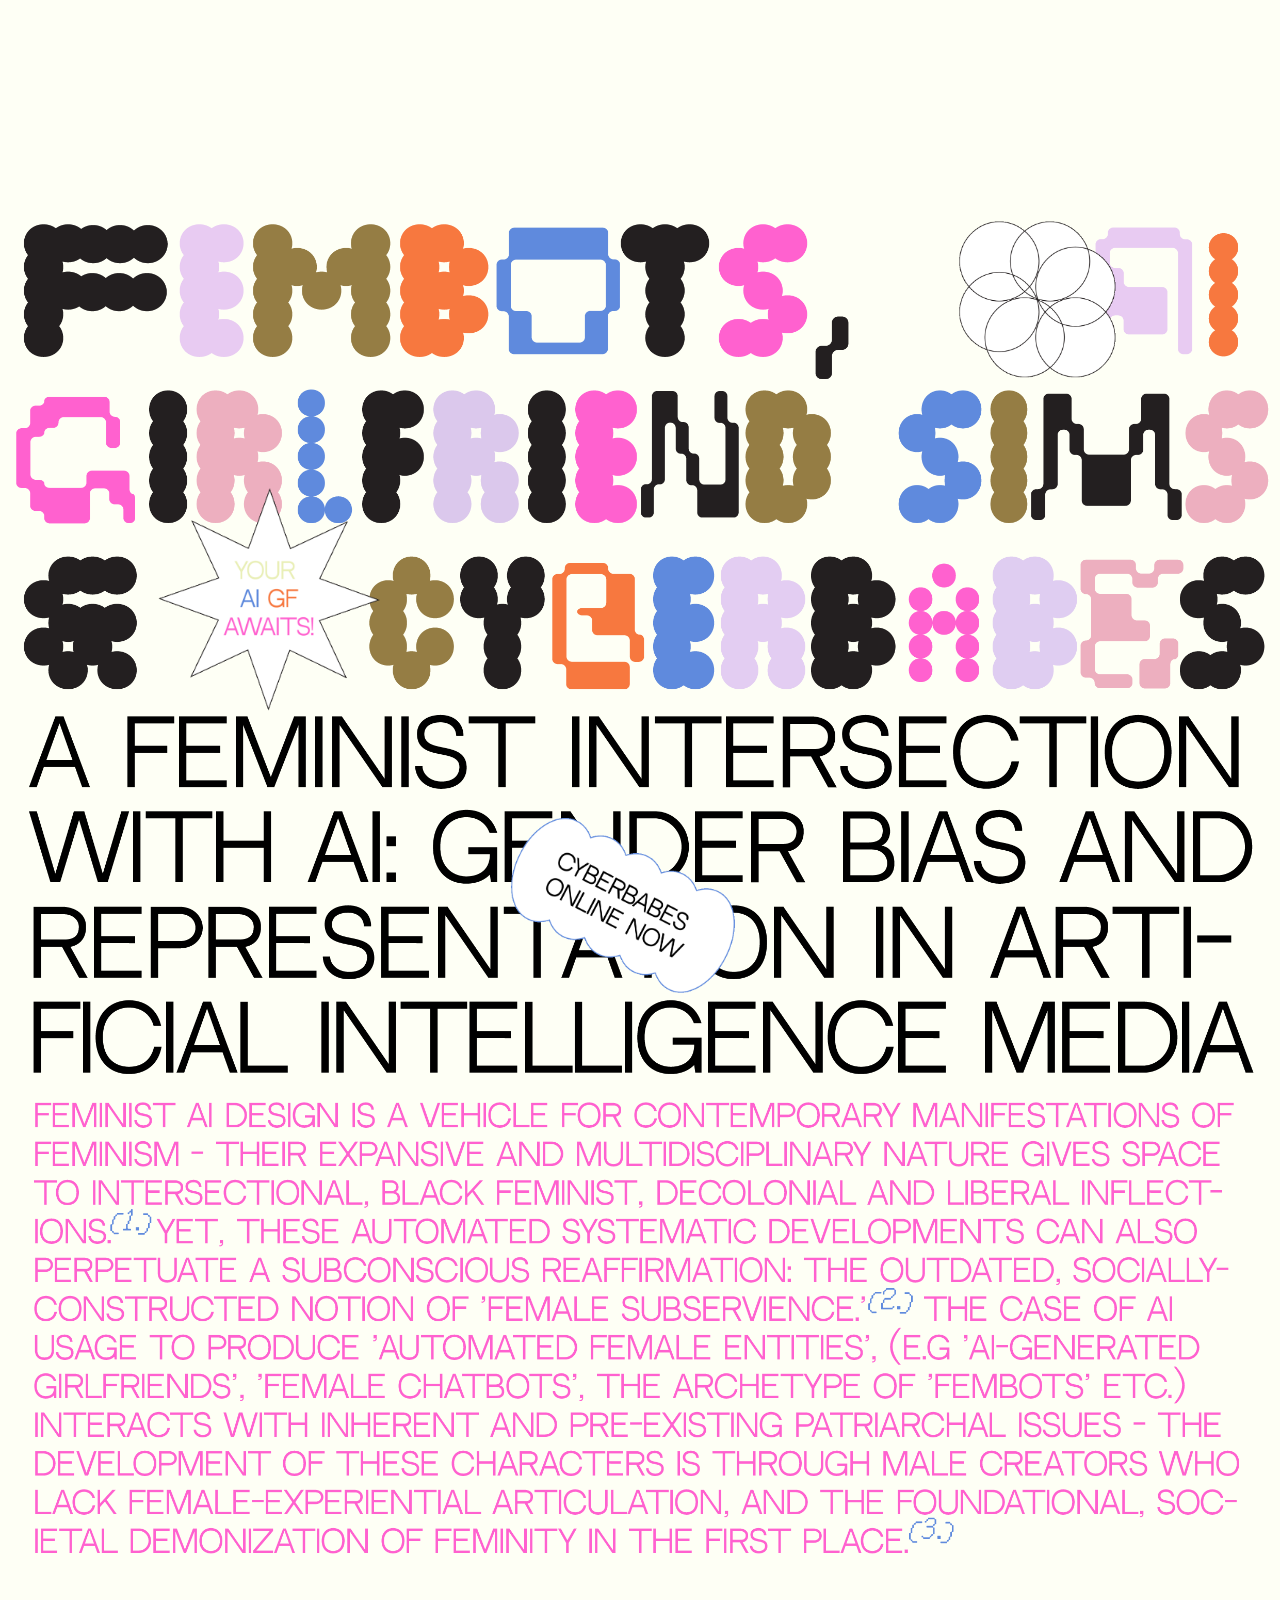
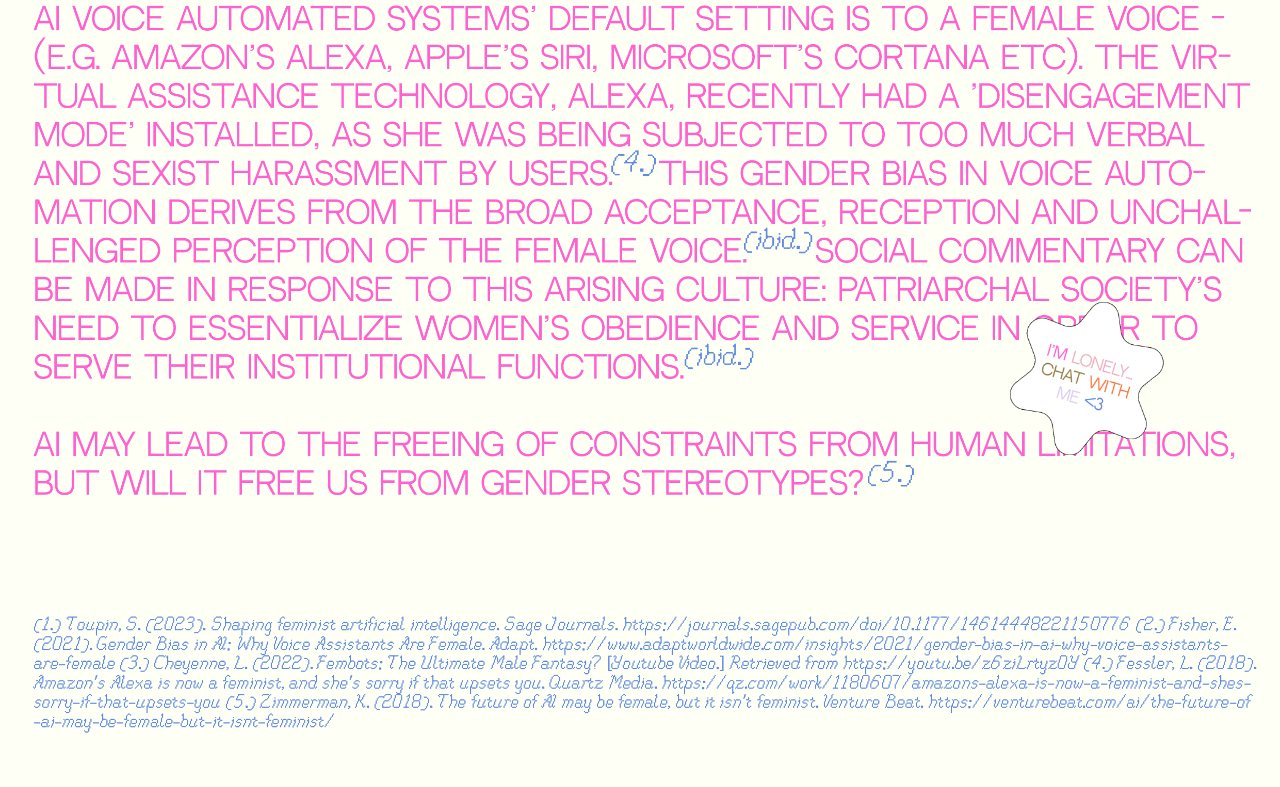
<file: index.html>
<!DOCTYPE html>
<html lang="en">
<head>
    <meta charset="UTF-8">
    <meta http-equiv="X-UA-Compatible" content="IE=edge">
    <meta name="viewport" content="width=device-width, initial-scale=1.0">
    <title>Gender Bias and Representation in AI</title>
    <link rel="stylesheet" href="style.css">
    <link rel="icon" href="icon.png">
</head>
<body>
    

    <div class="intersectionalgif">
        <img src="intersectionalgif.gif" alt="Intersectional GIF"
        width="55%">
    </div>  

    <div class="aigfawaits">
        <img src="aigfawaits.giff.gif" alt="Your AI GF Awaits"
        width="20%">
    </div>  

    <div class="cyberbabes">
        <img src="cyberbabes.gif" alt="Cyberbabes Online Now"
        width="30%">
    </div> 

    <div class="lonely">
        <img src="lonely.gif" alt="I'm Lonely... Chat With Me"
        width="60%">
    </div> 

    <div class="transparentpadding">
        <img src="transparentpadding.png" alt="Transparent Padding"
        width="100%">
    </div> 



</body>
</html>
</file>
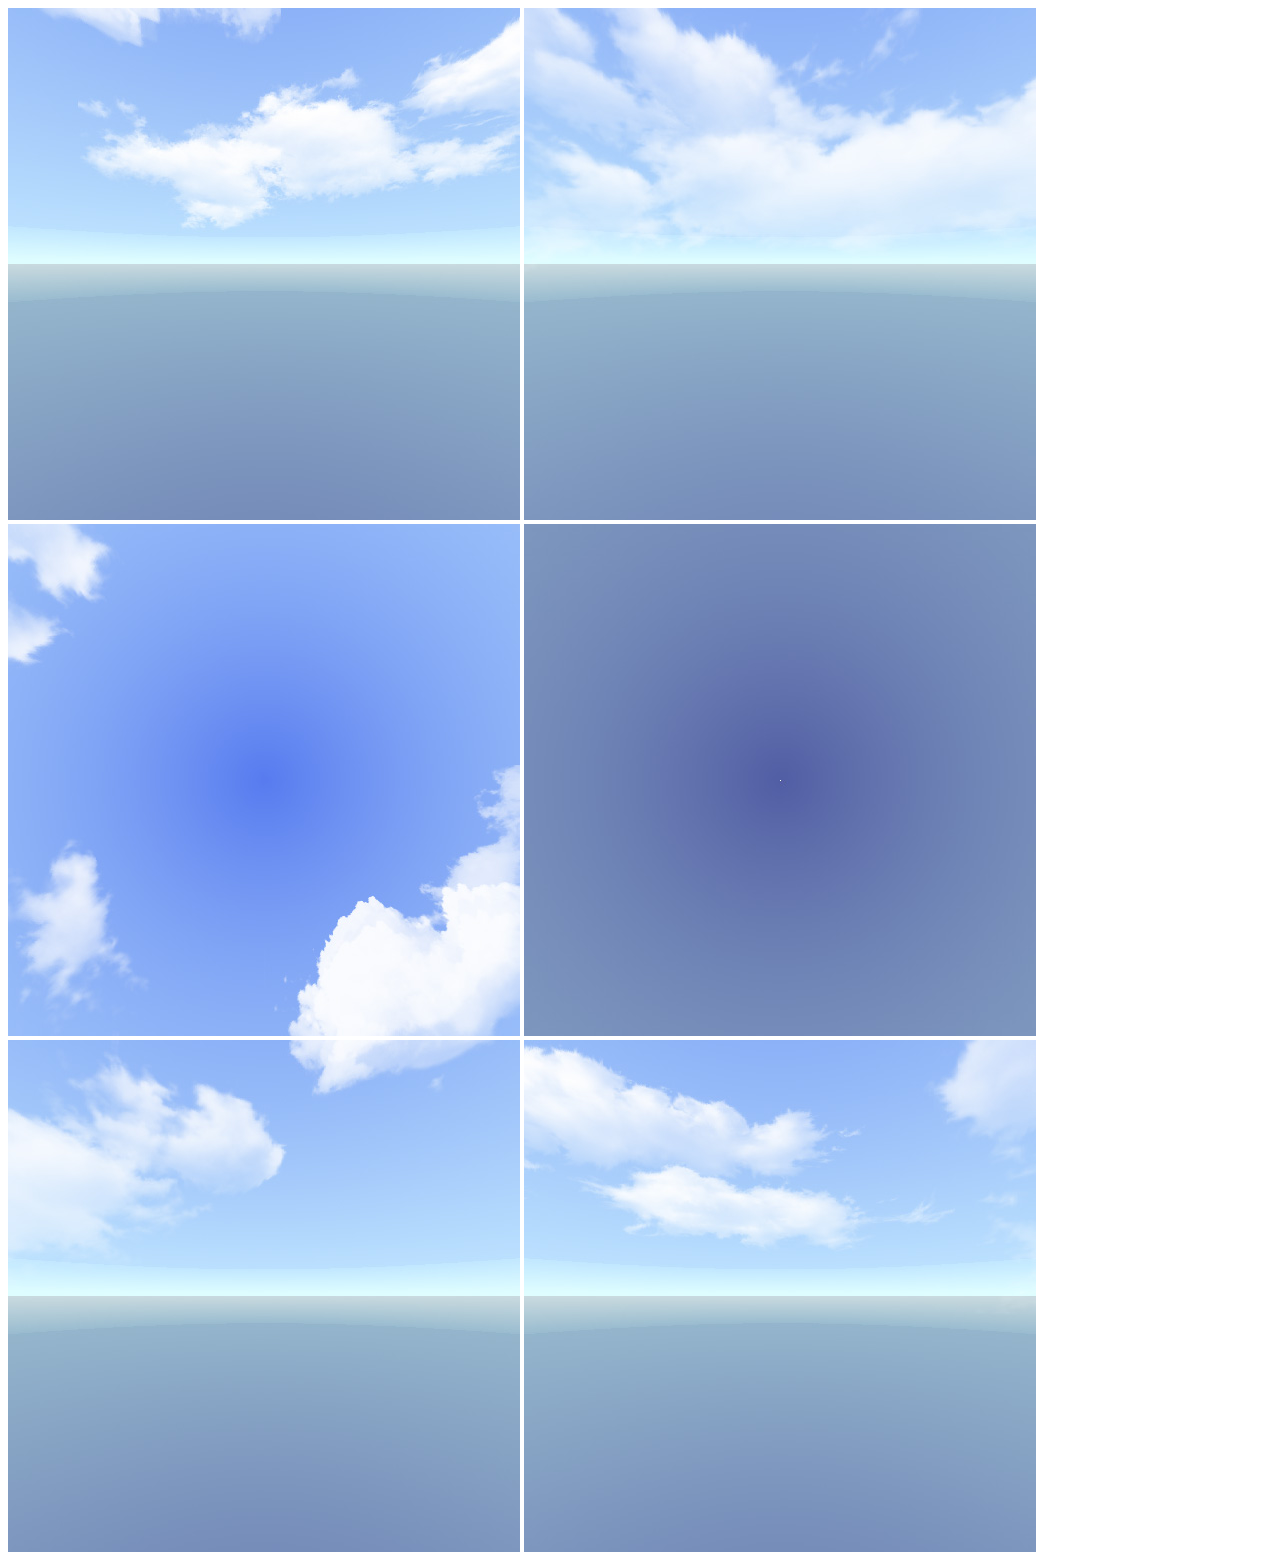
<file: ar-templates/ar-template-3single-markers/index.html>
<!DOCTYPE html>
<html>
  <script src="https://aframe.io/releases/1.0.4/aframe.min.js"></script>
  <script src="aframe-ar.js"></script>
  <body>
    <a-scene embedded arjs environment="#env" vr-mode-ui="enabled: false">
      <a-assets>
        <a-cubemap id="env">
          <img src="Daylight-Box_Right.jpg">
          <img src="Daylight-Box_Left.jpg">
          <img src="Daylight-Box_Top.jpg">
          <img src="Daylight-Box_Bottom.jpg">
          <img src="Daylight-Box_Front.jpg">
          <img src="Daylight-Box_Back.jpg">
        </a-cubemap>
      </a-assets>

      <a-light type="ambient" color="#888"></a-light>
      <a-light type="point" intensity="0.3" position="2 4 4"></a-light>

      <!-- DONT EDIT ABOVE
                o   o
                 )-(
                (O O)
                 \=/
                .-"-.
               //\ /\\
             _// / \ \\_
            =./ {,-.} \.=
                || ||
                || ||    
              __|| ||__  
             `---" "---'   
           EDIT FROM HERE ON          
      -->

      <!-- This is the marker, inside the <marker> 
           the objects that will appear at that position -->

      <!-- You can create your own markers here. ONLY USE JPEGS not PNG!
      https://jeromeetienne.github.io/AR.js/three.js/examples/marker-training/examples/generator.html
     -->

     <!-- !!! MARKER 1 !!! -->

      <a-marker type='pattern' url='pattern-marker4562.patt' smooth="true">

        <!-- This is the object <a-object> 
          Edit size, position, texture and animation here -->

        <a-sphere
        radius="0.8"
        position= "0 0.5 0"
        src="sky.jpeg"
        env-map="#env"
        metalness="0.9"
        roughness="0.1"                  
        animation="
         property: rotation; 
         from: 0 0 0; 
         to: 0 360 0; 
         easing: linear; 
         dur: 10000; 
         loop:true"
          >                  
        </a-sphere>


      </a-marker>
      
      <!-- !!! MARKER 2 !!! -->

      <a-marker type='pattern' url='pattern-marker-circle.patt' smooth="true">

        <!-- This is the object <a-object> 
          Edit size, position, texture and animation here -->

        <a-box 
        width="2.1"
        height="3.45"
        depth="0.3"
        position="0 0.5 0" 
        rotation="0 45 0"               
        src="sky.jpeg"
        transparent="true"
        alphaTest= "0.5"
        env-map="#env"
        metalness="1.0"
        roughness="0.0"                  
        animation="
        property: rotation; 
        from: 0 45 0; 
        to: 0 360 0; 
        easing: linear; 
        dur: 1000; 
        loop:true"               
        >                 
        </a-box>


      </a-marker>   
         
      <!-- !!! MARKER 3 !!! -->           

      <a-marker type='pattern' url='pattern-marker7543.patt' smooth="true">

      <!-- This is the object <a-object> 
        Edit size, position, texture and animation here -->

        <a-box 
        width="2.1"
        height="3.45"
        depth="0.3"
        position="0 0.5 0" 
        rotation="0 45 0"               
        src="sky.jpeg"
        transparent="true"
        alphaTest= "0.5"
        env-map="#env"
        metalness="1.0"
        roughness="0.0"                  
        animation="
        property: rotation; 
        from: 0 45 0; 
        to: 0 360 0; 
        easing: linear; 
        dur: 1000; 
        loop:true"               
        >                 
        </a-box>

      </a-marker>       

     


      <a-entity camera></a-entity>
    </a-scene>

  </body>
</html>
</file>
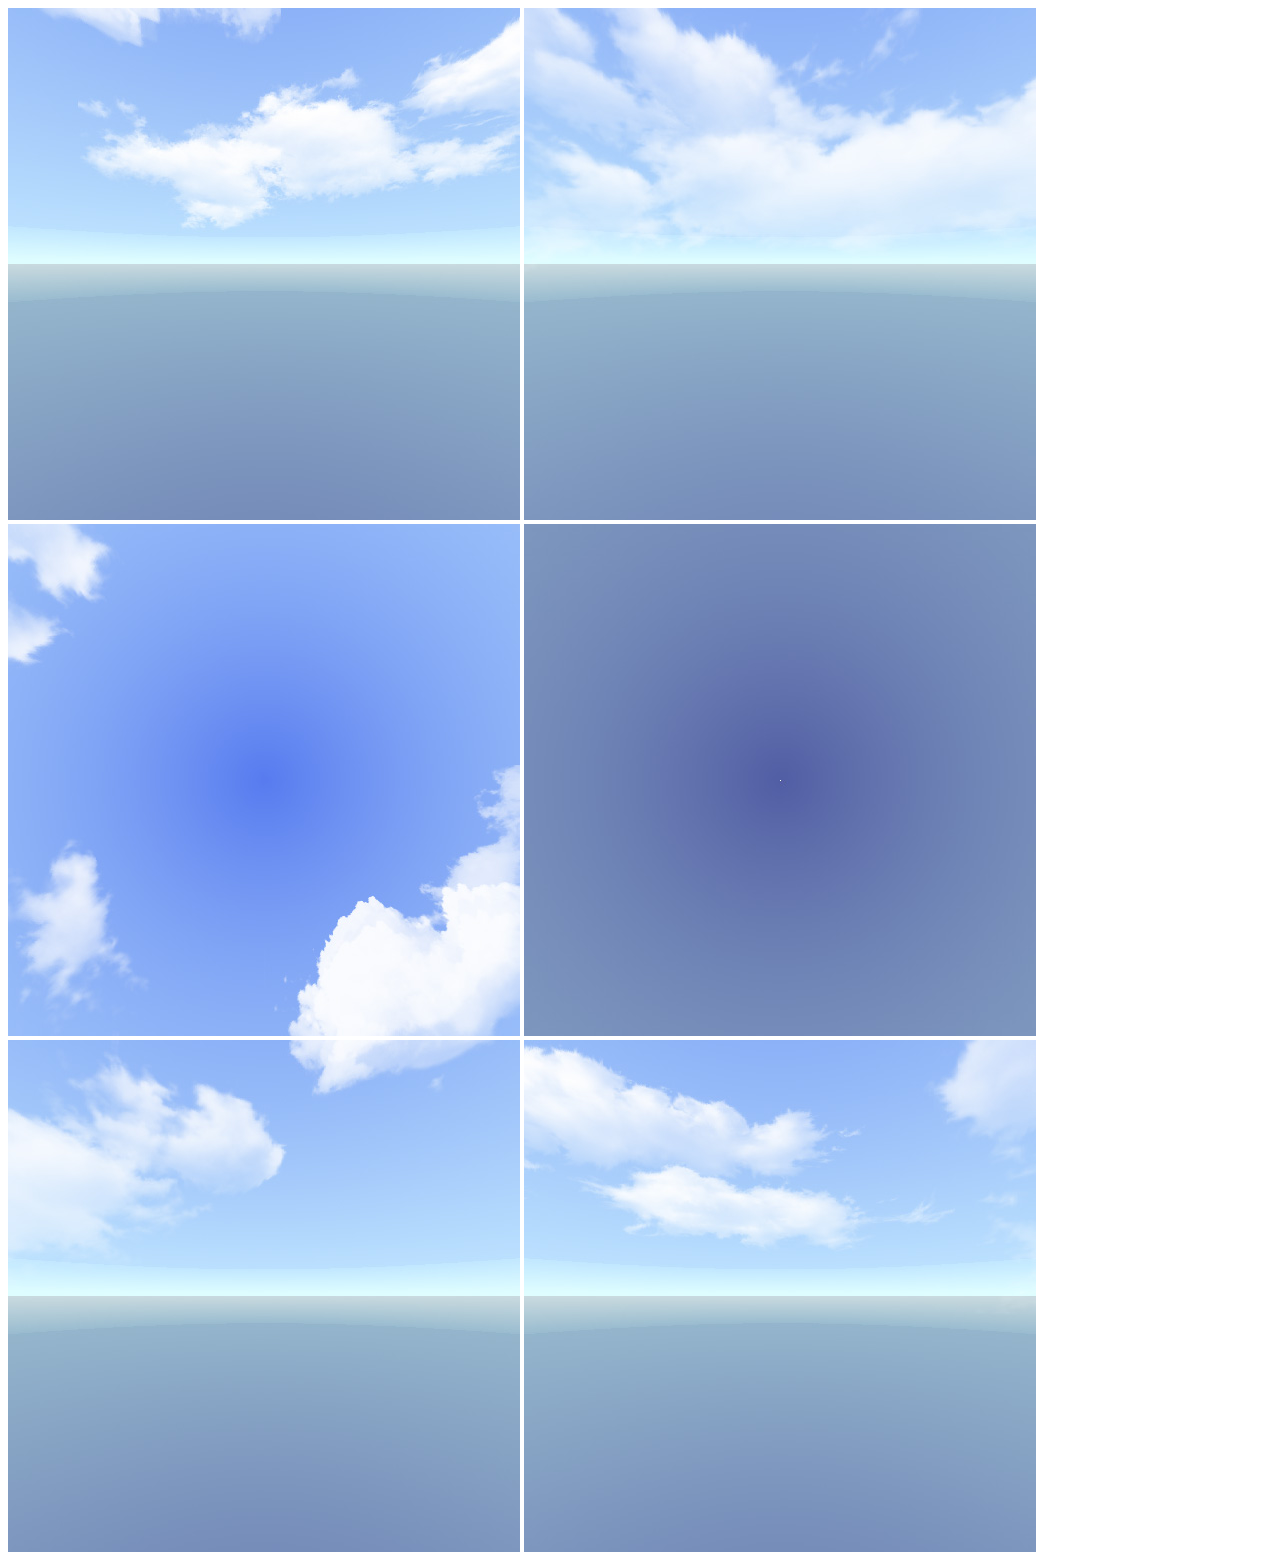
<file: ar-templates/ar-template-multi-planes/index.html>
<!DOCTYPE html>
<html>
  <script src="https://aframe.io/releases/1.0.4/aframe.min.js"></script>
  <script src="aframe-ar.js"></script>
  <body>
    <a-scene embedded arjs environment="#env" vr-mode-ui="enabled: false">
      <a-assets>
        <a-cubemap id="env">
          <img src="Daylight-Box_Right.jpg">
          <img src="Daylight-Box_Left.jpg">
          <img src="Daylight-Box_Top.jpg">
          <img src="Daylight-Box_Bottom.jpg">
          <img src="Daylight-Box_Front.jpg">
          <img src="Daylight-Box_Back.jpg">
        </a-cubemap>
      </a-assets>

      <a-light type="ambient" color="#888"></a-light>
      <a-light type="point" intensity="0.3" position="2 4 4"></a-light>

      <!-- DONT EDIT ABOVE
                o   o
                 )-(
                (O O)
                 \=/
                .-"-.
               //\ /\\
             _// / \ \\_
            =./ {,-.} \.=
                || ||
                || ||    
              __|| ||__  
             `---" "---'   
           EDIT FROM HERE ON          
      -->

      <!-- This is the marker, inside the <marker> 
           the objects that will appear at that position -->

      <!-- You can create your own markers here. ONLY USE JPEGS not PNG!
      https://jeromeetienne.github.io/AR.js/three.js/examples/marker-training/examples/generator.html
     -->

     <!-- !!! Only 1 Marker but lots of assets inside it !!! -->

      <a-marker type='pattern' url='pattern-marker4562.patt' smooth="true">

        <!-- This is the object <a-object> 
          Edit size, position, texture and animation here -->

        <a-box
        width="3"
        height="1.5"
        depth="0.2"
        position="2 0.2 0" 
        rotation="65 10 0"               
        src="sky.png"
        transparent="true"
        alphaTest= "0.5"            
        env-map="#env"
        metalness="1.0"
        roughness="0.0"          
        >
        </a-box>

        <a-box
        width="1.5"
        height="3"
        depth="0.2"
        position="-2 0.2 0" 
        rotation="65 10 0"               
        src="sky.png"
        transparent="true"
        alphaTest= "0.5"            
        env-map="#env"
        metalness="1.0"
        roughness="0.0"          
        >
        </a-box>

        <a-box
        width="3"
        height="1.5"
        depth="2"
        position="1.5 0.2 0" 
        rotation="65 10 0"               
        src="sky.png"
        transparent="true"
        alphaTest= "0.5"            
        env-map="#env"
        metalness="1.0"
        roughness="0.0"          
        >
        </a-box>        


        <a-sphere
        radius="1.2"
        position= "2 0 2"
        src="sky.png"
        env-map="#env"
        metalness="0.9"
        roughness="0.1"                  
        animation="
        property: rotation; 
        from: 0 0 0; 
        to: 0 360 0; 
        easing: linear; 
        dur: 10000; 
        loop:true"
        >                  
        </a-sphere>        

        <!-- !!! Do not remove Marker 1 !!! -->
      </a-marker>    

     


      <a-entity camera></a-entity>
    </a-scene>

  </body>
</html>
</file>
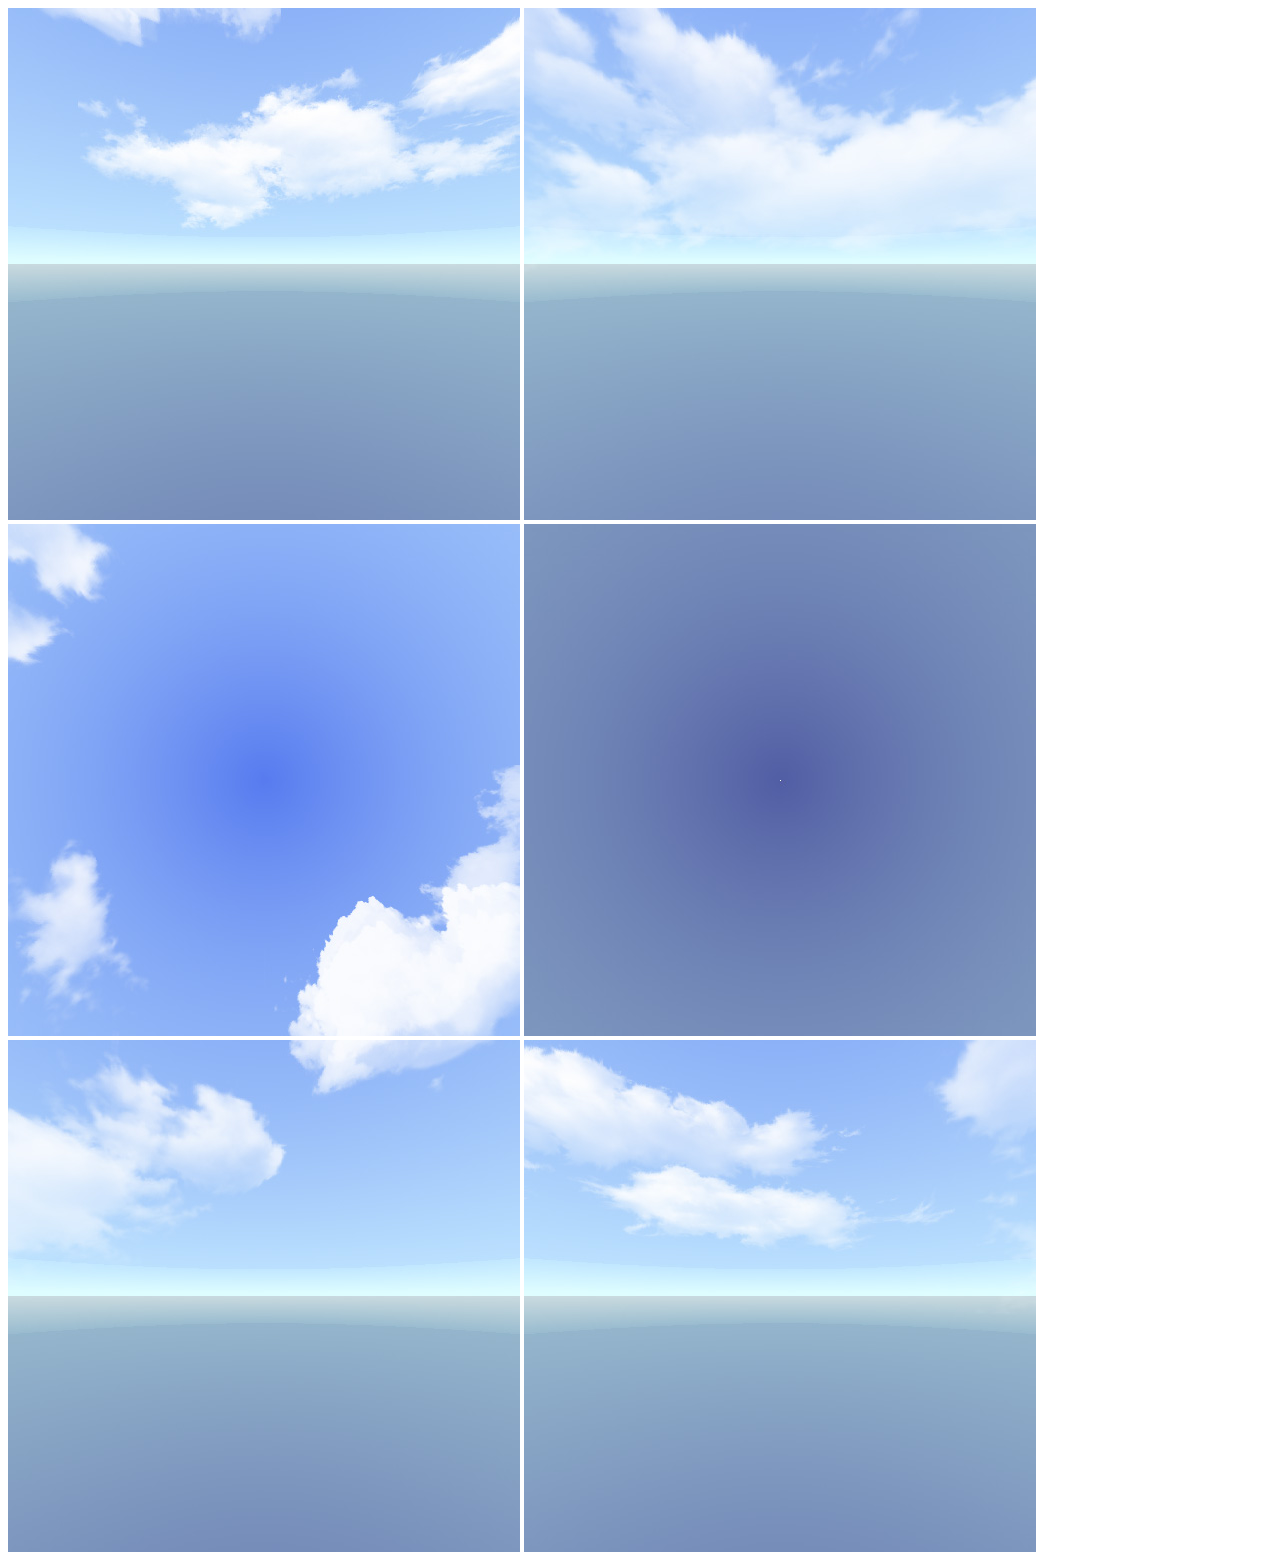
<file: ar-templates/ar-template-multi/index.html>
<!DOCTYPE html>
<html>
  <script src="https://aframe.io/releases/1.0.4/aframe.min.js"></script>
  <script src="aframe-ar.js"></script>
  <body>
    <a-scene embedded arjs environment="#env" vr-mode-ui="enabled: false">
      <a-assets>
        <a-cubemap id="env">
          <img src="Daylight-Box_Right.jpg">
          <img src="Daylight-Box_Left.jpg">
          <img src="Daylight-Box_Top.jpg">
          <img src="Daylight-Box_Bottom.jpg">
          <img src="Daylight-Box_Front.jpg">
          <img src="Daylight-Box_Back.jpg">
        </a-cubemap>
      </a-assets>

      <a-light type="ambient" color="#888"></a-light>
      <a-light type="point" intensity="0.3" position="2 4 4"></a-light>

      <!-- DONT EDIT ABOVE
                o   o
                 )-(
                (O O)
                 \=/
                .-"-.
               //\ /\\
             _// / \ \\_
            =./ {,-.} \.=
                || ||
                || ||    
              __|| ||__  
             `---" "---'   
           EDIT FROM HERE ON          
      -->

      <!-- This is the marker, inside the <marker> 
           the objects that will appear at that position -->

      <!-- You can create your own markers here. ONLY USE JPEGS not PNG!
      https://jeromeetienne.github.io/AR.js/three.js/examples/marker-training/examples/generator.html
     -->

     <!-- !!! Only 1 Marker but lots of assets inside it !!! -->

      <a-marker type='pattern' url='pattern-marker4562.patt' smooth="true">

        <!-- This is the object <a-object> 
          Edit size, position, texture and animation here -->

        <a-box 
        width="2.1"
        height="3.45"
        depth="0.1"
        position="0 0 0" 
        rotation="0 45 0"               
        src="sky.png"
        transparent="true"
        alphaTest= "0.5"
        env-map="#env"
        metalness="1.0"
        roughness="0.0"                  
        animation="
        property: rotation; 
        from: 0 0 0; 
        to: 0 360 0; 
        easing: linear; 
        dur: 10000; 
        loop:true"               
        >                 
        </a-box>

        <a-box 
        width="2.1"
        height="3.45"
        depth="0.1"
        position="2 0 -4" 
        rotation="0 45 0"               
        src="sky.png"
        transparent="true"
        alphaTest= "0.5"
        env-map="#env"
        metalness="1.0"
        roughness="0.0"                  
        animation="
        property: rotation; 
        from: 0 0 0; 
        to: 0 360 0; 
        easing: linear; 
        dur: 5000; 
        loop:true"               
        >                 
        </a-box>

        <a-box 
        width="2.1"
        height="3.45"
        depth="0.1"
        position="-2 0 2" 
        rotation="0 45 0"               
        src="sky.png"
        transparent="true"
        alphaTest= "0.5"
        env-map="#env"
        metalness="1.0"
        roughness="0.0"                  
        animation="
        property: rotation; 
        from: 0 0 0; 
        to: 0 360 0; 
        easing: linear; 
        dur: 5000; 
        loop:true"               
        >                 
        </a-box>

        <a-sphere
        radius="1.2"
        position= "2 0 2"
        src="sky.png"
        env-map="#env"
        metalness="0.9"
        roughness="0.1"                  
        animation="
        property: rotation; 
        from: 0 0 0; 
        to: 0 360 0; 
        easing: linear; 
        dur: 10000; 
        loop:true"
        >                  
        </a-sphere>        

        <!-- !!! Do not remove Marker 1 !!! -->
      </a-marker>    

     


      <a-entity camera></a-entity>
    </a-scene>

  </body>
</html>
</file>
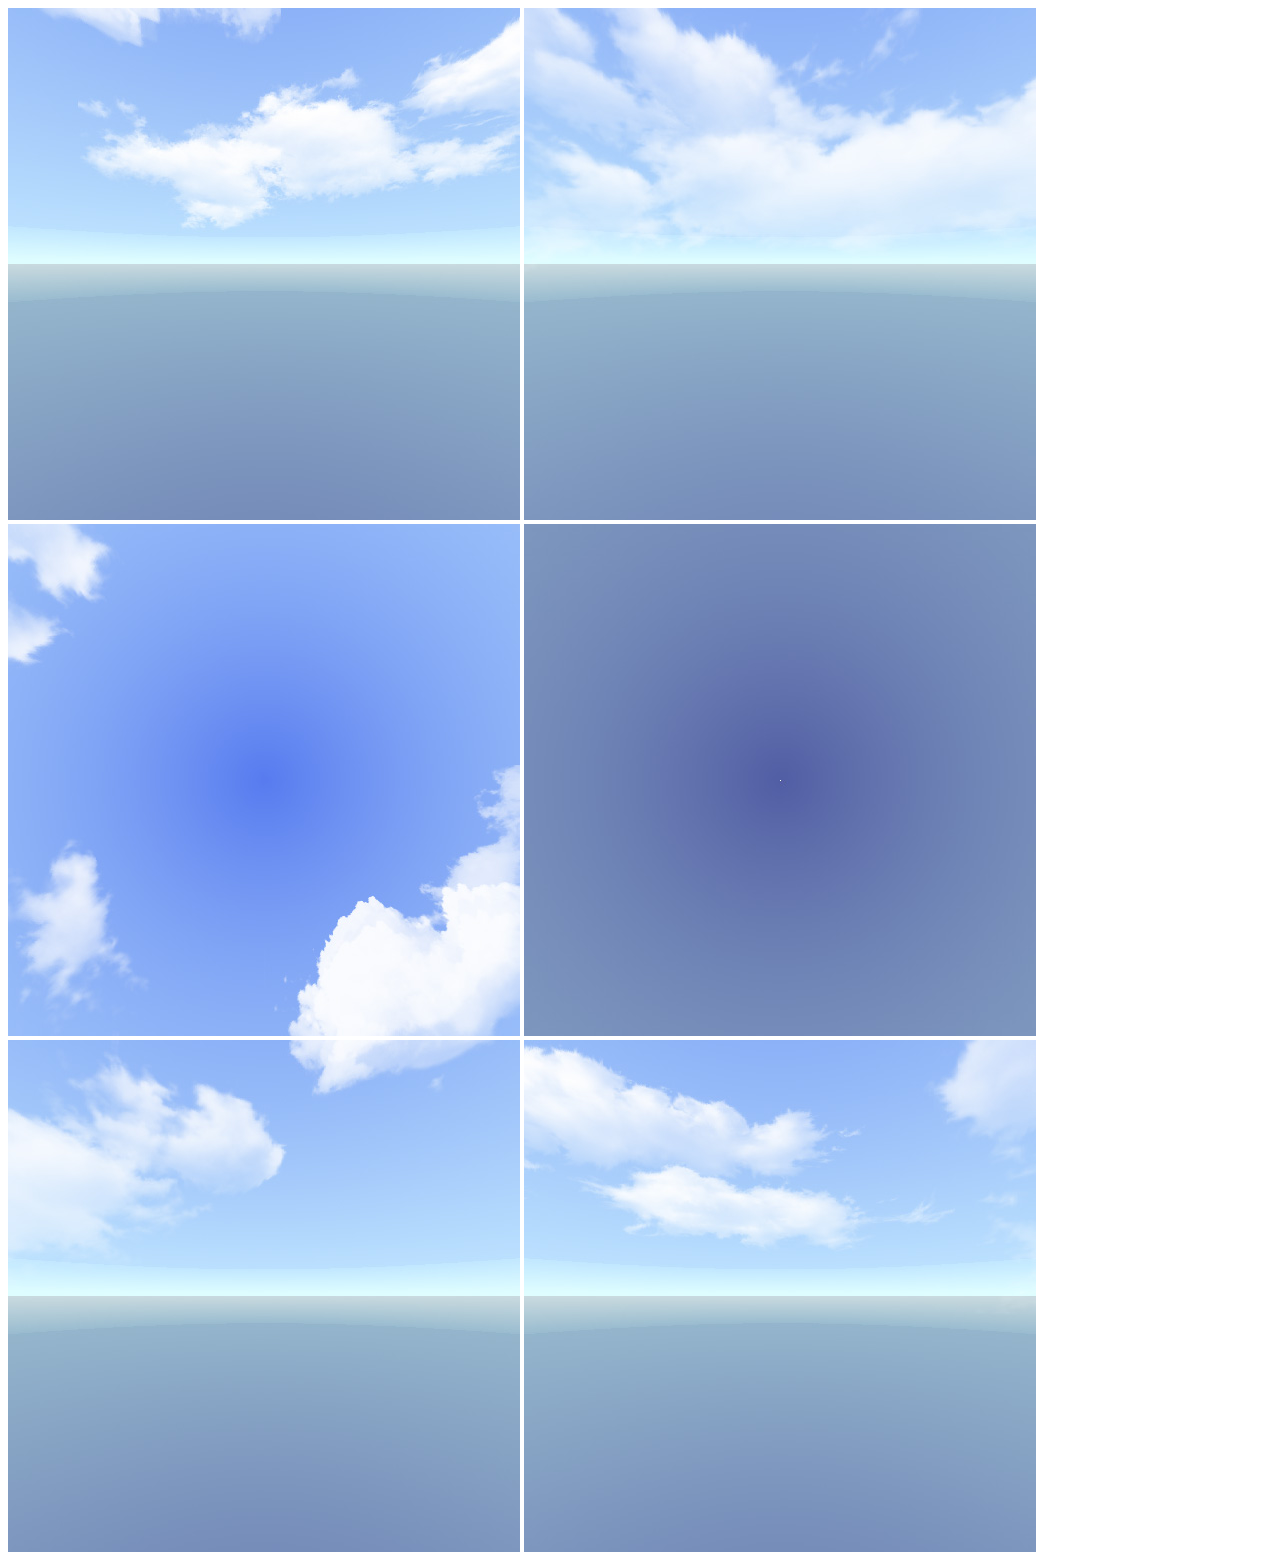
<file: ar-templates/ar-template-single-plane/index.html>
<!DOCTYPE html>
<html>
  <script src="https://aframe.io/releases/1.0.4/aframe.min.js"></script>
  <script src="aframe-ar.js"></script>
  <body>
    <a-scene embedded arjs environment="#env" vr-mode-ui="enabled: false">
      <a-assets>
        <a-cubemap id="env">
          <img src="Daylight-Box_Right.jpg">
          <img src="Daylight-Box_Left.jpg">
          <img src="Daylight-Box_Top.jpg">
          <img src="Daylight-Box_Bottom.jpg">
          <img src="Daylight-Box_Front.jpg">
          <img src="Daylight-Box_Back.jpg">
        </a-cubemap>
      </a-assets>

      <a-light type="ambient" color="#888"></a-light>
      <a-light type="point" intensity="0.3" position="2 4 4"></a-light>

      <!-- DONT EDIT ABOVE
                o   o
                 )-(
                (O O)
                 \=/
                .-"-.
               //\ /\\
             _// / \ \\_
            =./ {,-.} \.=
                || ||
                || ||    
              __|| ||__  
             `---" "---'   
           EDIT FROM HERE ON          
      -->

      <!-- This is the marker, inside the <marker> 
           the objects that will appear at that position -->

      <!-- You can create your own markers here. ONLY USE JPEGS not PNG!
      https://jeromeetienne.github.io/AR.js/three.js/examples/marker-training/examples/generator.html
     -->

     <!-- !!! Only 1 Marker but lots of assets inside it !!! -->

      <a-marker type='pattern' url='pattern-marker4562.patt' smooth="true">

        <!-- This is the object <a-object> 
          Edit size, position, texture and animation here -->

          <a-marker type='pattern' url='pattern-marker4562.patt' smooth="true">

            <a-box
            width="7"
            height="5.5"
            depth="0.4"
            position="0 0.2 0" 
            rotation="65 10 0"               
            src="numbers.png"
            transparent="true"
            alphaTest= "0.5"            
            env-map="#env"
            metalness="1.0"
            roughness="0.0"          
            >
            </a-box>
    
          </a-marker>          

        <!-- !!! Do not remove Marker 1 !!! -->
      </a-marker>    

     


      <a-entity camera></a-entity>
    </a-scene>

  </body>
</html>
</file>
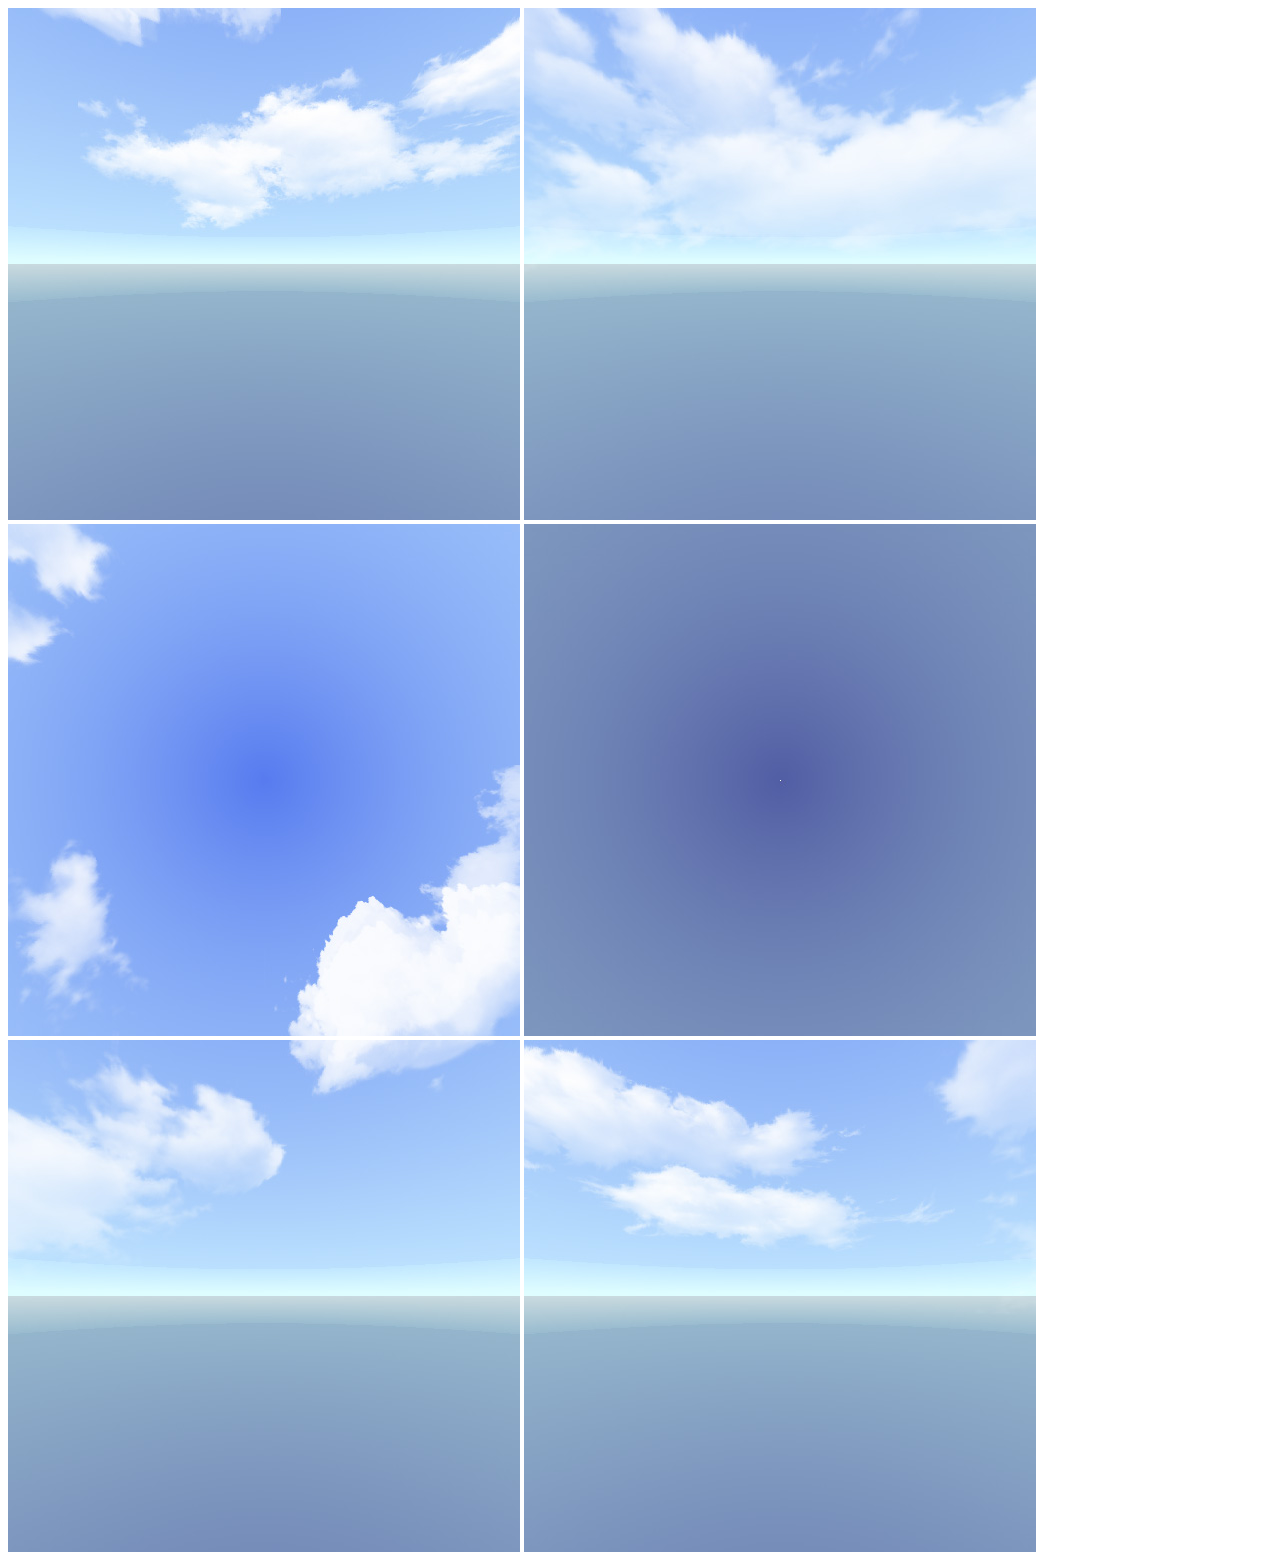
<file: ar-templates/ar-template-single/index.html>
<!DOCTYPE html>
<html>
  <script src="https://aframe.io/releases/1.0.4/aframe.min.js"></script>
  <script src="aframe-ar.js"></script>
  <body>
    <a-scene embedded arjs environment="#env" vr-mode-ui="enabled: false">
      <a-assets>
        <a-cubemap id="env">
          <img src="Daylight-Box_Right.jpg">
          <img src="Daylight-Box_Left.jpg">
          <img src="Daylight-Box_Top.jpg">
          <img src="Daylight-Box_Bottom.jpg">
          <img src="Daylight-Box_Front.jpg">
          <img src="Daylight-Box_Back.jpg">
        </a-cubemap>
      </a-assets>

      <a-light type="ambient" color="#888"></a-light>
      <a-light type="point" intensity="0.3" position="2 4 4"></a-light>

      <!-- DONT EDIT ABOVE
                o   o
                 )-(
                (O O)
                 \=/
                .-"-.
               //\ /\\
             _// / \ \\_
            =./ {,-.} \.=
                || ||
                || ||    
              __|| ||__  
             `---" "---'   
           EDIT FROM HERE ON          
      -->

      <!-- This is the marker, inside the <marker> 
           the objects that will appear at that position -->

      <!-- You can create your own markers here. ONLY USE JPEGS not PNG!
      https://jeromeetienne.github.io/AR.js/three.js/examples/marker-training/examples/generator.html
     -->

     <!-- !!! MARKER 1 !!! -->

      <a-marker type='pattern' url='pattern-marker4562.patt' smooth="true">

        <!-- This is the object <a-object> 
          Edit size, position, texture and animation here -->

        <a-sphere
        radius="0.8"
        position= "0 0.5 0"
        src="sky.jpeg"
        env-map="#env"
        metalness="0.9"
        roughness="0.1"                  
        animation="
         property: rotation; 
         from: 0 0 0; 
         to: 0 360 0; 
         easing: linear; 
         dur: 10000; 
         loop:true"
          >                  
        </a-sphere>

        <!-- !!! END MARKER 1 !!! -->
      </a-marker>
      
      

     


      <a-entity camera></a-entity>
    </a-scene>

  </body>
</html>
</file>
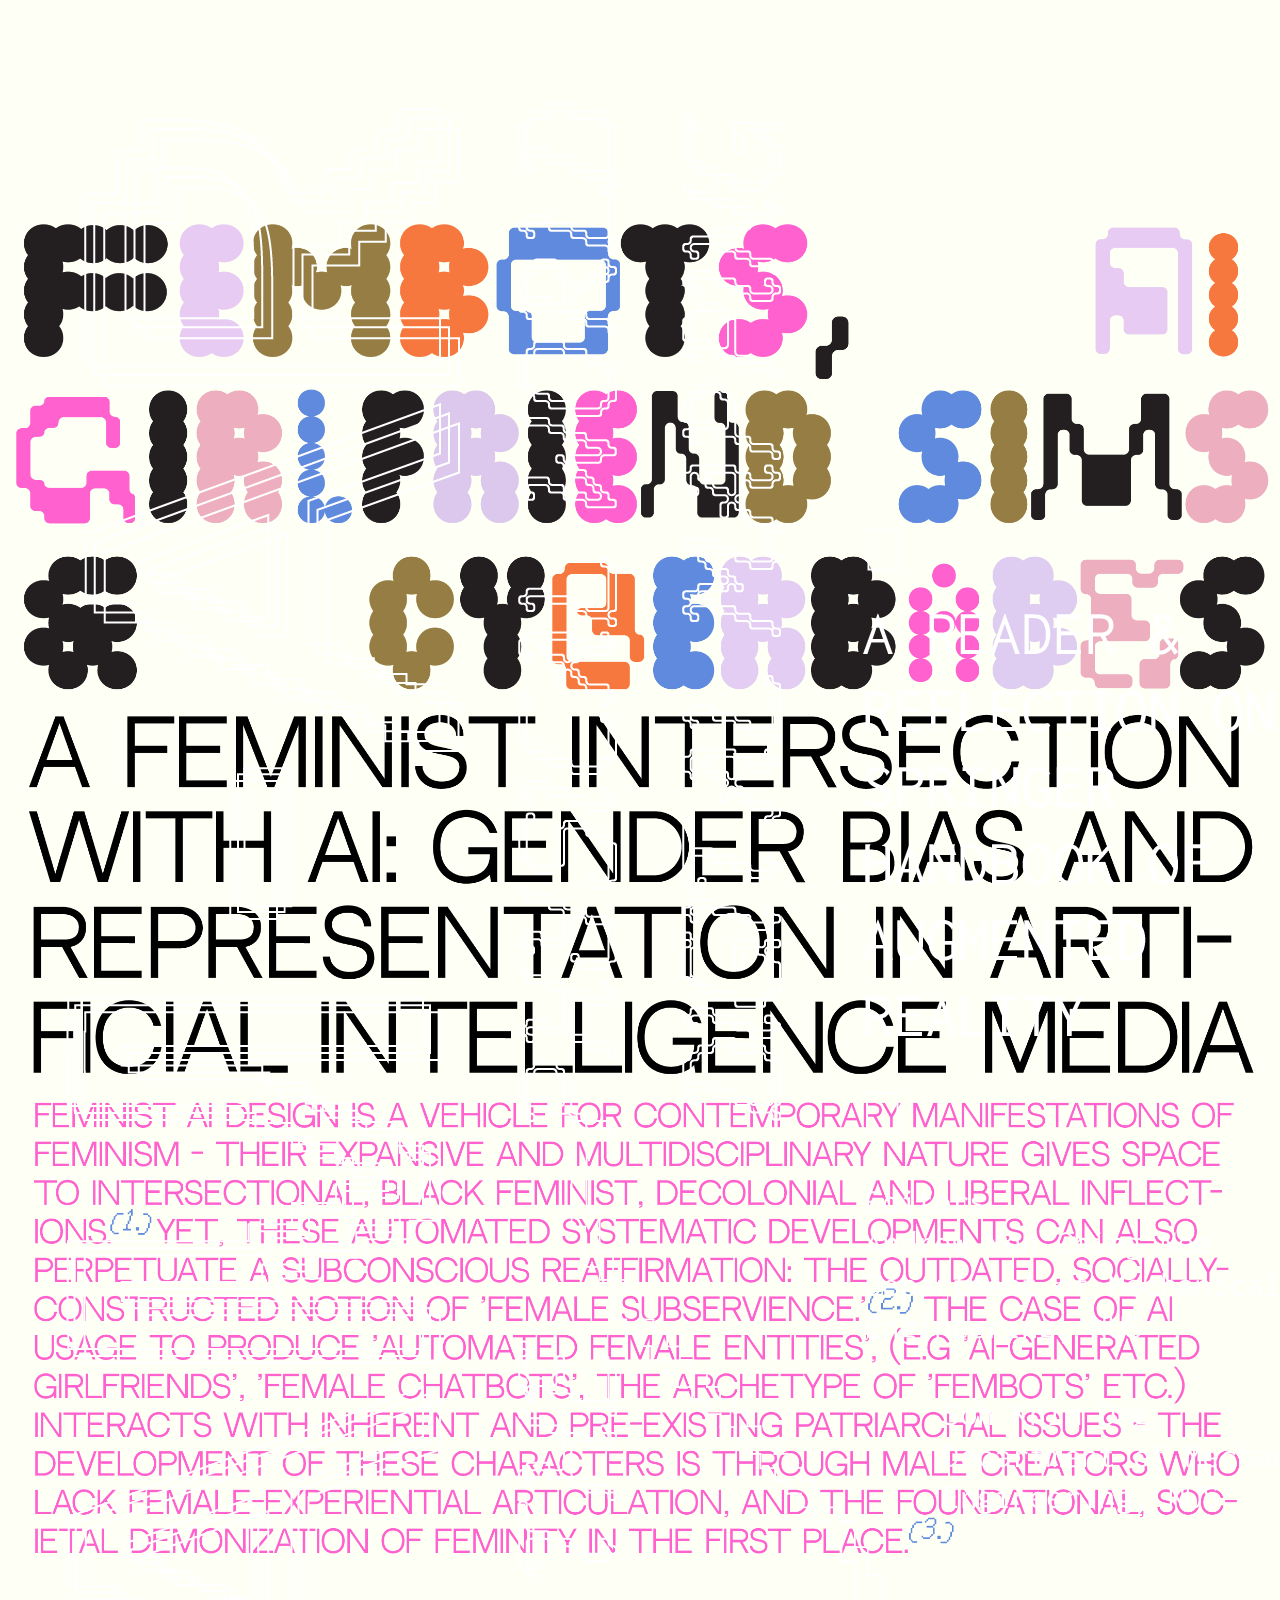
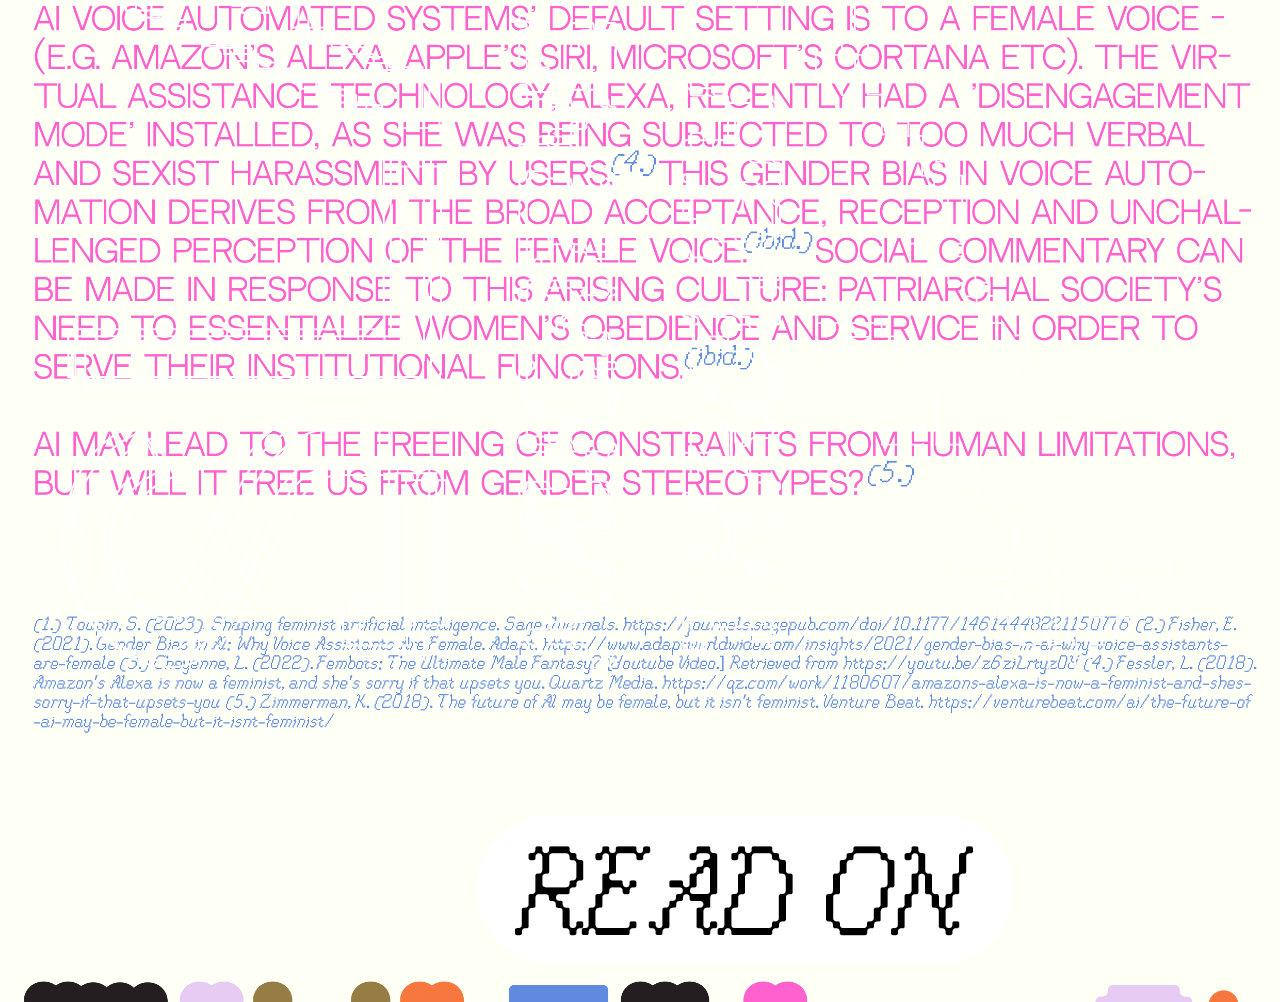
<file: oldindex.html>
<!DOCTYPE html>
<html lang="en">
<head>
    <meta charset="UTF-8">
    <meta http-equiv="X-UA-Compatible" content="IE=edge">
    <meta name="viewport" content="width=device-width, initial-scale=1.0">
    <title>SLAM AR</title>
    <link rel="stylesheet" href="style.css">
</head>
<body>
    

<div class="mainpageimage">
<img src="mainpageimage.png" alt="SLAMAR"> 
</div>

<div class="readonimage">
    <a href="reading.html"><img src="readon.png" alt="Read On"></a>
    </div>


</body>
</html>
</file>
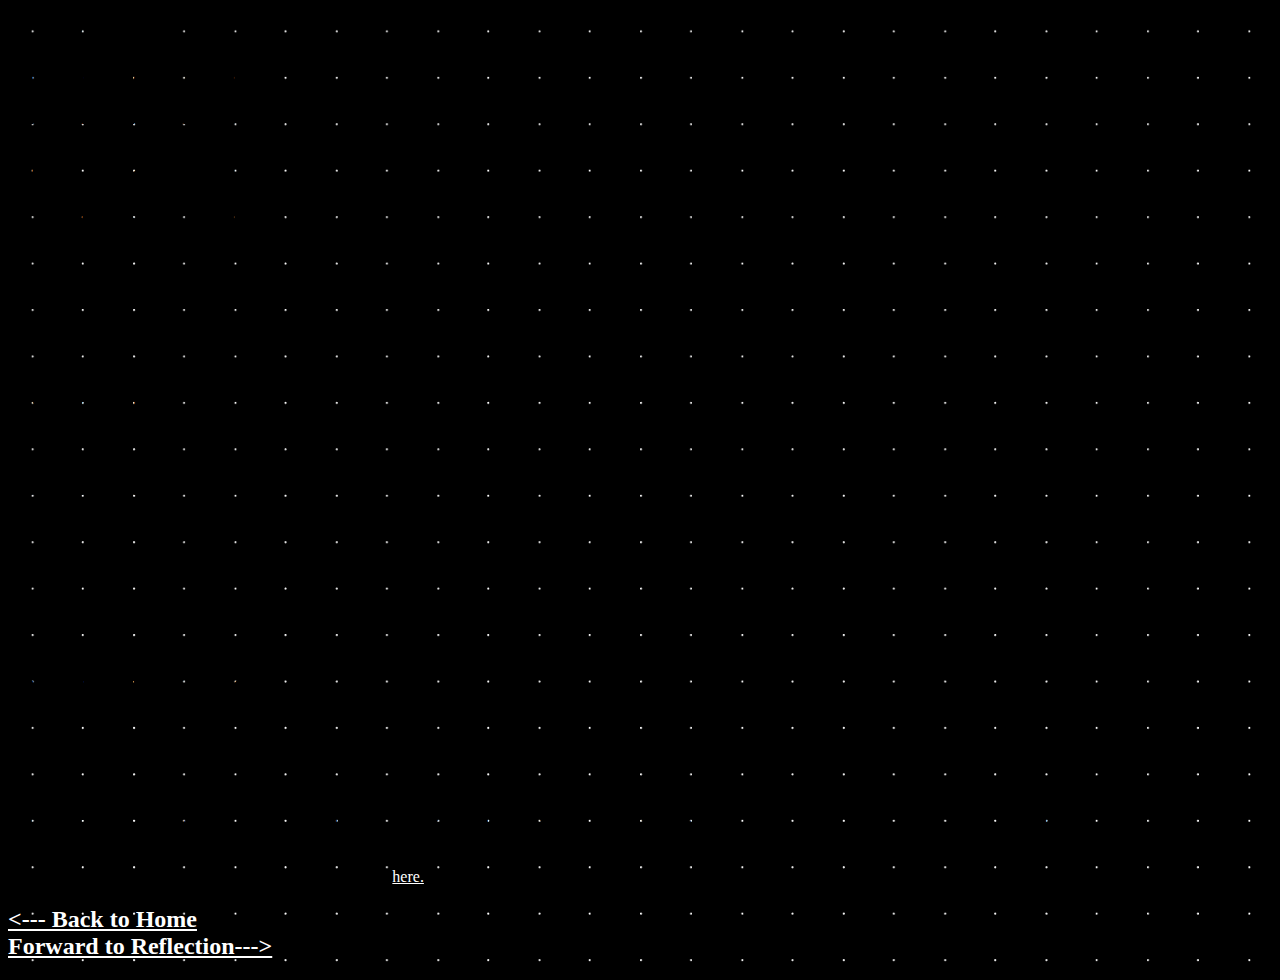
<file: reading.html>
<!DOCTYPE html>
<html lang="en">
<head>
    <meta charset="UTF-8">
    <meta http-equiv="X-UA-Compatible" content="IE=edge">
    <meta name="viewport" content="width=device-width, initial-scale=1.0">
    <title>SLAM AR</title>
    <link rel="stylesheet" href="style.css">
</head>

<style>
     body{
        background-image: url(dotsreading.png);
        background-color: black;
     } 
</style>

<body>

    <div class="prereadingheading">
        <h1>the visual and<br>
            digital architecture <br>
            of SLAM tech in: <br> 
        </h1>
    </div>

    <div class="readingheading">
        <h1>THE SPRINGER <br>
            HANDBOOK OF <br>
            AUGMENTED <br>
            REALITY <br>
        </h1>
    </div>
    
    <div class="notesoneditors">
        <p>Editors: <br>
         Andrew Yeh Ching Nee <br>
         Department of Mechanical <br>
         Engineering National <br>
         University of Singapore 
        </p>

         <p>+</p>

        <p> Khim Ong <br>
            Department of Mechanical <br>
            Engineering National <br>
            University of Singapore<br>
        </p> 
    </div>

    <div class="infotext">
        <p>In contrast to model-based approaches, SLAM systems operate in previously unknown environments in which they are able to estimate the camera pose and simultaneously create a map of the environment. For AR, SLAM systems are of interest as there is no requirement for predefined trackingtargets; however, their use creates additional complications making them dependent on the type of planned application. In particular, apart from accurate localization in an unknown environment, a detailed mapping of this environment in a denser format than a 3D point cloud or at least partial knowledge of planar surfaces is required for the registration of AR visualizations in the environment and for interactions with it. 
        </p>
     </div>

     <div class="quotereading">
        <h2>
            "Reconstruction and semantic <br>
            understanding of objects <br>
            are needed for applications <br>
            that provide object- <br>
            centered visualizations." <br>
        </h2>
     </div>

     <div class="infotext">
        <p>
            A motion model is used for the filter prediction step, and tracked feature positions are used for the correction step of the filter. An aspect of this approach and similar filter-based approaches was scalability. The increase in the map through the addition of new points leads to the increase in the filter state size and thus a rapid increase of computational complexity, an important development in visual SLAM.
        </p>
     </div>

     <div class="continuereading">
        <p>Continue reading Springer Handbook of Augmented reality <a href=springhandbookofAR.pdf. style="color: white;">here.</a></p>
     </div>
  
     <div class="footerofreading">
        <h2>
           <a href="index.html" style="color: white;"><--- Back to Home</a><br>
           <a href="reflecting.html" style="color: white;">Forward to Reflection---></a><br>
        </h2>
    </div>


</body>

</html>
</file>
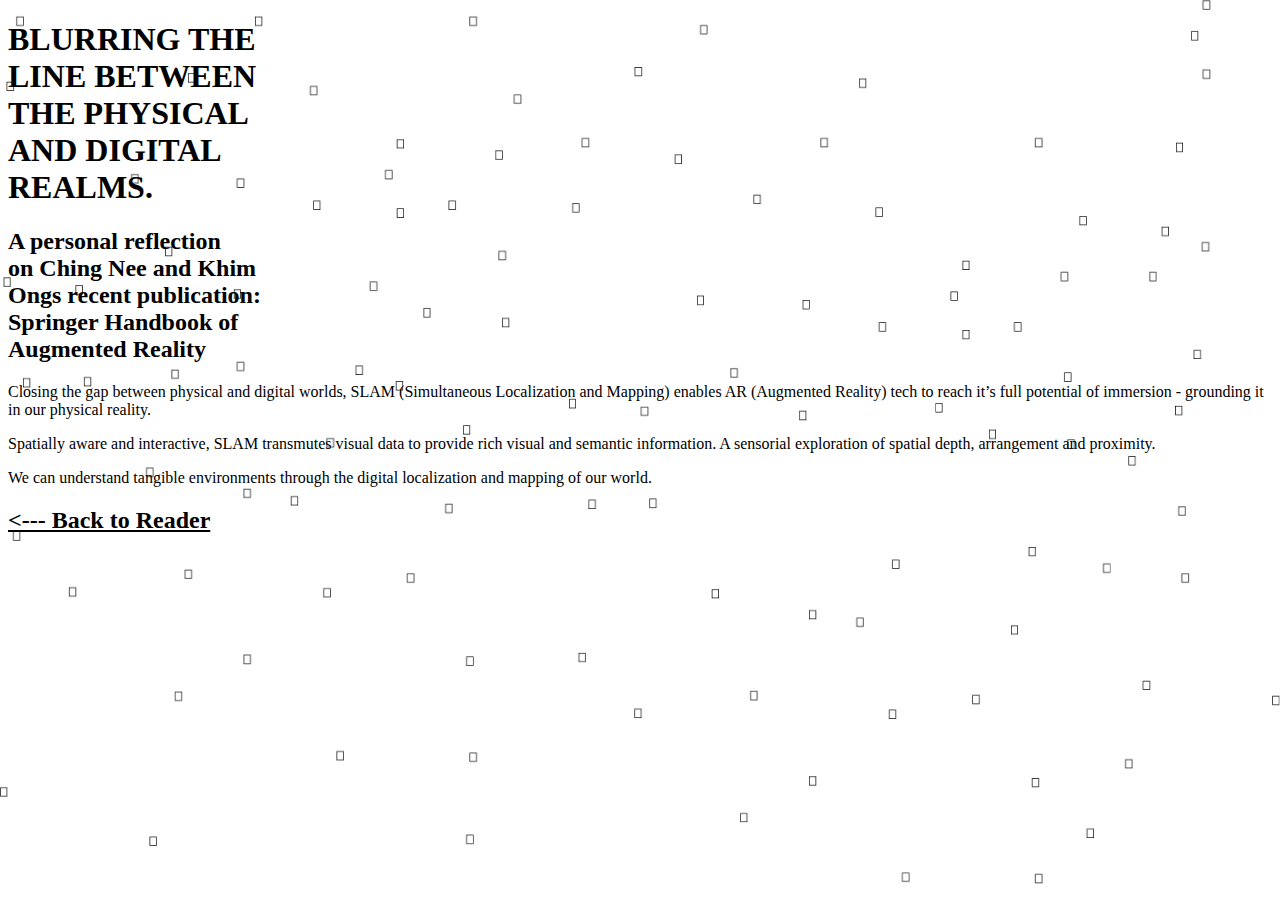
<file: reflecting.html>
<!DOCTYPE html>
<html lang="en">
<head>
    <meta charset="UTF-8">
    <meta http-equiv="X-UA-Compatible" content="IE=edge">
    <meta name="viewport" content="width=device-width, initial-scale=1.0">
    <title>SLAM AR</title>
    <link rel="stylesheet" href="style.css">
</head>

<style>
     body{
        background-image: url(blackboxesreflecting.png);
        background-color: white;
     } 
</style>

<body>
    
  
    <div class="heading1">
        <h1>BLURRING THE <br>
            LINE BETWEEN <br> 
            THE PHYSICAL <br>
            AND DIGITAL <br> 
            REALMS.</h1>
    </div>

    <div class="introtoreflecting">
        <h2>A personal reflection <br>
            on Ching Nee and Khim <br>
            Ongs recent publication: <br>
            Springer Handbook of <br>
            Augmented Reality    
        </h2>  

    </div>

    <div class="paragraph1">
        <p> Closing the gap between physical and digital worlds, SLAM (Simultaneous Localization and Mapping) enables AR (Augmented Reality) tech to reach it’s full potential of immersion - grounding it in our physical reality. </p>  
        <p> Spatially aware and interactive, SLAM  transmutes visual data to provide rich visual and semantic information. A sensorial exploration of spatial depth, arrangement and proximity. </p>
        <p> We can understand tangible environments through the digital localization and mapping of our world.</p>
    </div>

    <div class="footerofreflecting">
        <h2>
            <a href="reading.html" style="color: black;"><--- Back to Reader</a><br>
        </h2>
    </div>

</body>

</html>
</file>
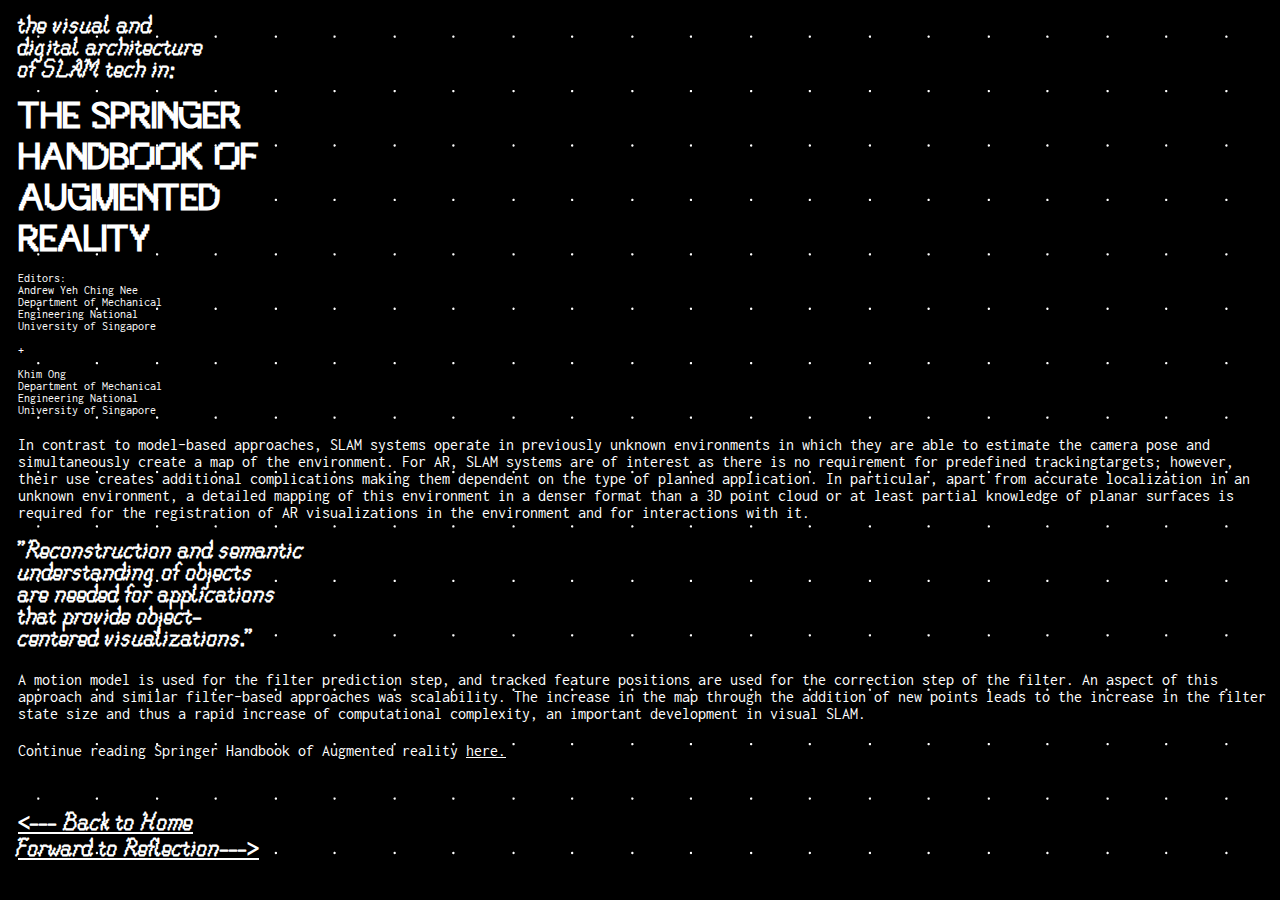
<file: reader/reading.html>
<!DOCTYPE html>
<html lang="en">
<head>
    <meta charset="UTF-8">
    <meta http-equiv="X-UA-Compatible" content="IE=edge">
    <meta name="viewport" content="width=device-width, initial-scale=1.0">
    <title>SLAM AR</title>
    <link rel="stylesheet" href="style.css">
</head>

<style>
     body{
        background-image: url(dotsreading.png);
        background-color: black;
     } 
</style>

<body>

    <div class="prereadingheading">
        <h1>the visual and<br>
            digital architecture <br>
            of SLAM tech in: <br> 
        </h1>
    </div>

    <div class="readingheading">
        <h1>THE SPRINGER <br>
            HANDBOOK OF <br>
            AUGMENTED <br>
            REALITY <br>
        </h1>
    </div>
    
    <div class="notesoneditors">
        <p>Editors: <br>
         Andrew Yeh Ching Nee <br>
         Department of Mechanical <br>
         Engineering National <br>
         University of Singapore 
        </p>

         <p>+</p>

        <p> Khim Ong <br>
            Department of Mechanical <br>
            Engineering National <br>
            University of Singapore<br>
        </p> 
    </div>

    <div class="infotext">
        <p>In contrast to model-based approaches, SLAM systems operate in previously unknown environments in which they are able to estimate the camera pose and simultaneously create a map of the environment. For AR, SLAM systems are of interest as there is no requirement for predefined trackingtargets; however, their use creates additional complications making them dependent on the type of planned application. In particular, apart from accurate localization in an unknown environment, a detailed mapping of this environment in a denser format than a 3D point cloud or at least partial knowledge of planar surfaces is required for the registration of AR visualizations in the environment and for interactions with it. 
        </p>
     </div>

     <div class="quotereading">
        <h2>
            "Reconstruction and semantic <br>
            understanding of objects <br>
            are needed for applications <br>
            that provide object- <br>
            centered visualizations." <br>
        </h2>
     </div>

     <div class="infotext">
        <p>
            A motion model is used for the filter prediction step, and tracked feature positions are used for the correction step of the filter. An aspect of this approach and similar filter-based approaches was scalability. The increase in the map through the addition of new points leads to the increase in the filter state size and thus a rapid increase of computational complexity, an important development in visual SLAM.
        </p>
     </div>

     <div class="continuereading">
        <p>Continue reading Springer Handbook of Augmented reality <a href="https://link.springer.com/book/10.1007/978-3-030-67822-7" style="color: white;">here.</a></p>
     </div>
  
     <div class="footerofreading">
        <h2>
           <a href="index.html" style="color: white;"><--- Back to Home</a><br>
           <a href="reflecting.html" style="color: white;">Forward to Reflection---></a><br>
        </h2>
    </div>


</body>

</html>
</file>
<file: style.css>
body {
    background-color: #FEFFF5;
    background-image: url(indexbgimage.png);
    background-size: 100%;
}



div.intersectionalgif{
    margin-top: 205px;
    margin-left: 940px;
}

div.aigfawaits{
    margin-left: 150px;
    margin-top: 90px;
}

div.cyberbabes{
    margin-top: 100px;
    margin-left: 500px;
}

div.lonely{
    margin-top: 900px;
    margin-left: 1000px;
}
</file>
<file: reader/style.css>
@font-face {
    font-family: 'glyphworld';
    src: url(fonts/glyphworld.ttf) format('truetype'),
         url(fonts/glyphworld.otf) format('otf');
}

@font-face {
    font-family: 'voxel';
    src: url(fonts/voxel.ttf) format('truetype'),
         url(fonts/voxel.otf) format('otf');
}

@font-face {
    font-family: 'inconsolata';
    src: url(fonts/inconsolata.ttf) format('truetype'),
         url(fonts/inconsolata.otf) format('otf');
}

body {
    background-color: black;
}

div.heading1{
    font-family: 'glyphworld', sans-serif;
    color: black;
    font-size: 17px;
    margin-top: 10px;
    margin-left: 10px;

}

div.heading2{
    font-family: 'voxel', sans-serif;
    color: black;
}

div.paragraph1{
    font-family: 'inconsolata', sans-serif;
    color: black;
    margin-left: 10px;
    margin-right: 15px;
}

img{
    width: 100%;
}

div.introtoreflecting{
    font-family: 'voxel', sans-serif;
    color: black;
    font-size: 15px;
    margin-left: 10px;
    margin-right: 15px;
}

div.footerofreflecting{
    font-family: 'voxel', 'inconsolata';
    margin-top: 50px;
    margin-left: 10px;
}

div.prereadingheading{
    color: white;
    font-family: 'voxel';
    font-size: 12px;
    margin-top: 10px;
    margin-left: 10px;
}

div.readingheading{
    color: white;
    font-family: 'glyphworld';
    font-size: 17px;
    margin-top: -10px;
    margin-left: 10px;
}

div.notesoneditors{
    color: white;
    font-family: 'inconsolata';
    font-size: 12px;
    margin-top: -10px;
    margin-left: 10px;
}

div.infotext{
    color: white;
    font-family: 'inconsolata';
    margin-top: 20px;
    margin-left: 10px;
}

div.quotereading{
    color: white;
    font-family: 'voxel';
    margin-left: 10px;
}

div.continuereading{
    color: white;
    font-family: 'inconsolata';
    margin-top: 20px;
    margin-left: 10px;
}


div.footerofreading{
    font-family: 'voxel', 'inconsolata';
    margin-top: 50px;
    color: white;
    margin-left: 10px;
}
</file>
